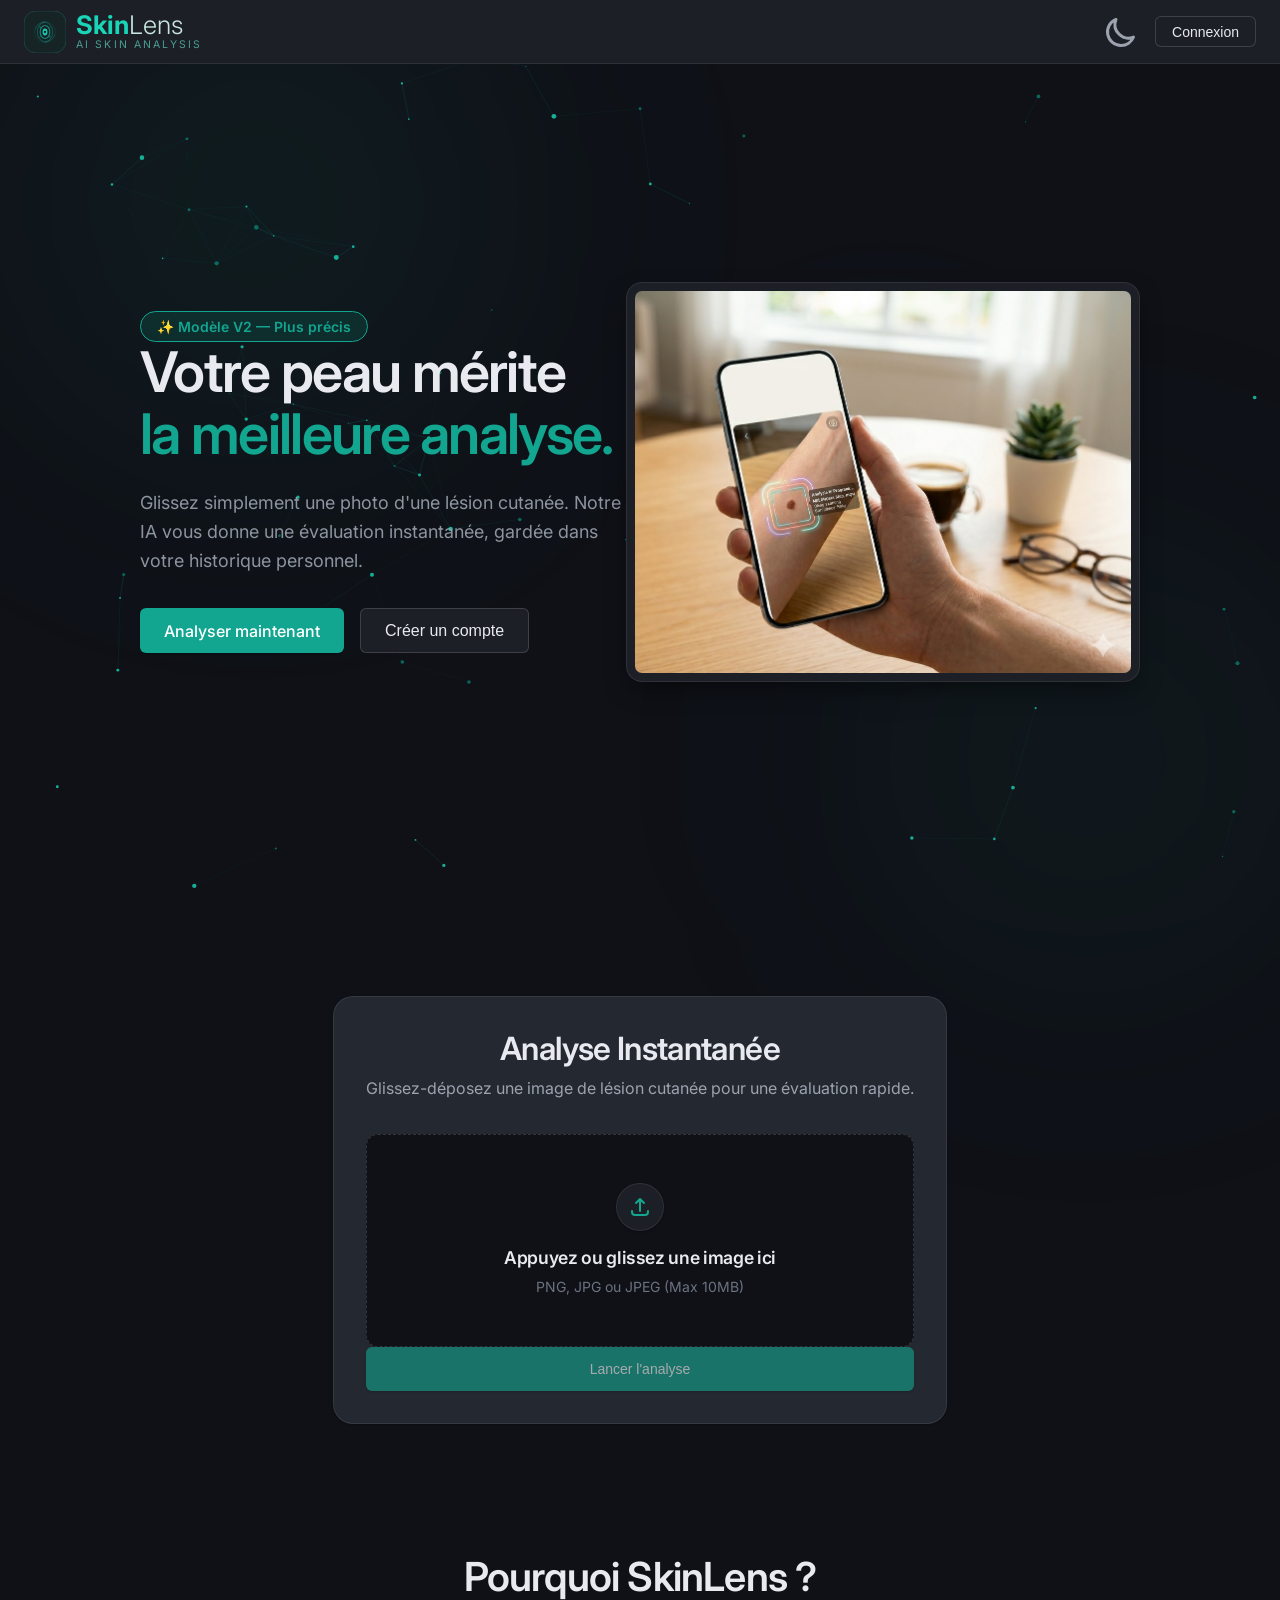
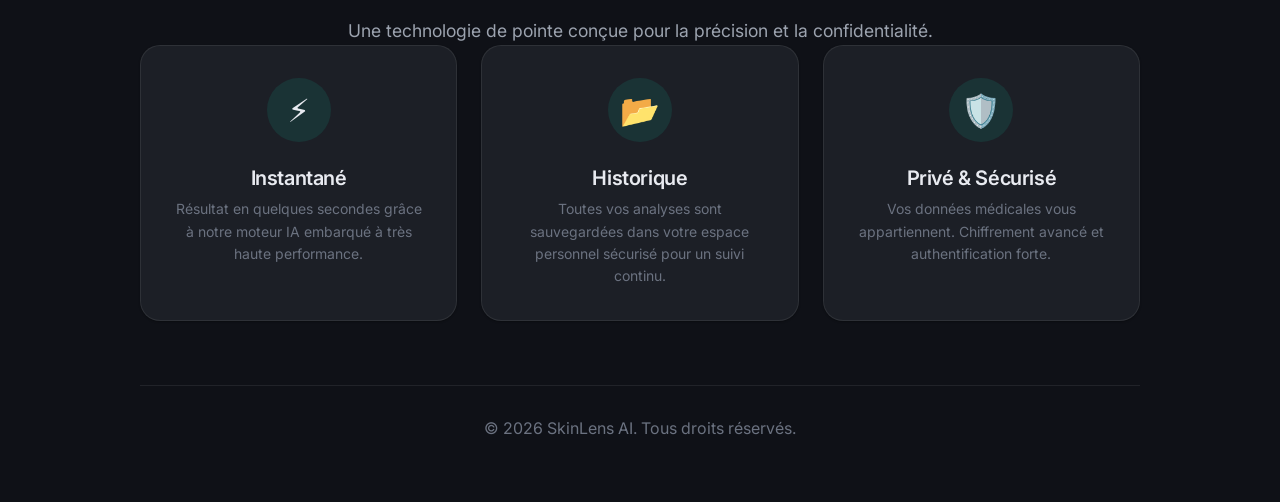
<file: frond-end/index.html>
<!DOCTYPE html>
<html lang="fr" data-theme="dark">
<head>
  <meta charset="UTF-8">
  <meta name="viewport" content="width=device-width, initial-scale=1.0">
  <title>Skin AI - Analyse Cutanée</title>
  <meta name="description" content="Analysez vos lésions cutanées instantanément grâce à l'IA.">
  <link rel="preconnect" href="https://fonts.googleapis.com">
  <link rel="preconnect" href="https://fonts.gstatic.com" crossorigin>
  <link href="https://fonts.googleapis.com/css2?family=Inter:wght@300;400;500;600;700&display=swap" rel="stylesheet">
  <link rel="stylesheet" href="css/main.css">
  <script>
    // Theme initialization
    const savedTheme = localStorage.getItem("skin_theme") || "dark";
    document.documentElement.setAttribute("data-theme", savedTheme);
  </script>
</head>
<body>

  <!-- Dynamic Background Canvas -->
  <canvas id="bg-canvas" style="position: fixed; top: 0; left: 0; width: 100%; height: 100%; z-index: -2; pointer-events: none;"></canvas>

  <nav class="navbar" style="justify-content: space-between;">
    <div class="flex items-center gap-4">
      <a href="#" class="nav-brand" style="display:flex; align-items:center; gap:10px; text-decoration:none;">
        <div class="logo-wrapper" style="display:flex;">
          <svg width="42" height="42" viewBox="0 0 52 52" fill="none" xmlns="http://www.w3.org/2000/svg" class="logo-light">
            <rect width="52" height="52" rx="15" fill="#0D7A6B"/>
            <ellipse cx="26" cy="26" rx="13" ry="13" stroke="white" stroke-width="0.8" fill="none" opacity="0.15"/>
            <ellipse cx="26" cy="26" rx="9.5" ry="12" stroke="white" stroke-width="1.2" fill="none" opacity="0.3"/>
            <ellipse cx="26" cy="26" rx="6" ry="8" stroke="white" stroke-width="1.4" fill="none" opacity="0.55"/>
            <ellipse cx="26" cy="26" rx="3" ry="4.2" fill="white" opacity="0.95"/>
            <circle cx="26" cy="26" r="1.4" fill="#0D7A6B"/>
            <circle cx="26" cy="26" r="0.6" fill="white"/>
            <path d="M14 22 Q17 15 26 13" stroke="white" stroke-width="0.9" stroke-linecap="round" fill="none" opacity="0.3"/>
            <path d="M38 30 Q35 37 26 39" stroke="white" stroke-width="0.9" stroke-linecap="round" fill="none" opacity="0.3"/>
            <circle cx="20" cy="20" r="1" fill="white" opacity="0.4"/>
            <circle cx="32" cy="32" r="1" fill="white" opacity="0.4"/>
            <circle cx="32" cy="20" r="0.7" fill="white" opacity="0.25"/>
            <circle cx="20" cy="32" r="0.7" fill="white" opacity="0.25"/>
          </svg>
          <svg width="42" height="42" viewBox="0 0 52 52" fill="none" xmlns="http://www.w3.org/2000/svg" class="logo-dark">
            <rect width="52" height="52" rx="15" fill="#0D2E28" stroke="#1AD4B8" stroke-width="0.7" opacity="0.35"/>
            <ellipse cx="26" cy="26" rx="13" ry="13" stroke="#1AD4B8" stroke-width="0.8" fill="none" opacity="0.15"/>
            <ellipse cx="26" cy="26" rx="9.5" ry="12" stroke="#1AD4B8" stroke-width="1.2" fill="none" opacity="0.3"/>
            <ellipse cx="26" cy="26" rx="6" ry="8" stroke="#1AD4B8" stroke-width="1.4" fill="none" opacity="0.55"/>
            <ellipse cx="26" cy="26" rx="3" ry="4.2" fill="#1AD4B8" opacity="0.95"/>
            <circle cx="26" cy="26" r="1.4" fill="#0B1014"/>
            <circle cx="26" cy="26" r="0.6" fill="#1AD4B8"/>
            <path d="M14 22 Q17 15 26 13" stroke="#1AD4B8" stroke-width="0.9" stroke-linecap="round" fill="none" opacity="0.3"/>
            <path d="M38 30 Q35 37 26 39" stroke="#1AD4B8" stroke-width="0.9" stroke-linecap="round" fill="none" opacity="0.3"/>
            <circle cx="20" cy="20" r="1" fill="#1AD4B8" opacity="0.4"/>
            <circle cx="32" cy="32" r="1" fill="#1AD4B8" opacity="0.4"/>
            <circle cx="32" cy="20" r="0.7" fill="#1AD4B8" opacity="0.25"/>
            <circle cx="20" cy="32" r="0.7" fill="#1AD4B8" opacity="0.25"/>
          </svg>
        </div>
        <div class="brand-text" style="display:flex; flex-direction:column; line-height:1; align-items:flex-start;">
          <div style="font-size:1.6rem;">
            <span class="brand-skin">Skin</span><span class="brand-lens">Lens</span>
          </div>
          <span class="brand-tagline">AI Skin Analysis</span>
        </div>
      </a>
    </div>

    <div class="nav-center hidden md-flex" style="gap: 2.5rem;">
      <a href="#home" class="nav-tab active">Accueil</a>
      <a href="#try-it" class="nav-tab">Analyser</a>
      <a href="#about" class="nav-tab">À propos</a>
    </div>

    <div class="nav-actions">
      <button id="theme-toggle" class="icon-btn" title="Changer le thème">
        <svg class="sun-icon hidden" fill="none" stroke="currentColor" viewBox="0 0 24 24"><path stroke-linecap="round" stroke-linejoin="round" stroke-width="2" d="M12 3v1m0 16v1m9-9h-1M4 12H3m15.364 6.364l-.707-.707M6.343 6.343l-.707-.707m12.728 0l-.707.707M6.343 17.657l-.707.707M16 12a4 4 0 11-8 0 4 4 0 018 0z"></path></svg>
        <svg class="moon-icon" fill="none" stroke="currentColor" viewBox="0 0 24 24"><path stroke-linecap="round" stroke-linejoin="round" stroke-width="2" d="M20.354 15.354A9 9 0 018.646 3.646 9.003 9.003 0 0012 21a9.003 9.003 0 008.354-5.646z"></path></svg>
      </button>
      <button id="nav-login-btn" class="btn btn-secondary" onclick="app.ui.toggleModal('login-modal')" style="padding: 0.4rem 1rem;">Connexion</button>
      <a id="nav-dash-btn" href="dashboard.html" class="btn btn-primary hidden" style="padding: 0.4rem 1rem;">Mon espace</a>
      <button id="nav-logout-btn" class="btn btn-secondary hidden" onclick="window.api.auth.logout(); location.reload();" style="padding: 0.4rem 1rem;">Déconnexion</button>
    </div>
  </nav>

  <div class="main-wrapper" style="margin-left: 0; padding-top: 2rem; flex-direction: column; align-items: center; width: 100%;">
    <section id="home" class="container" style="max-width: 1000px; margin: 0 auto; min-height: calc(100vh - 64px - 4rem); display: flex; align-items: center;">
      <div class="grid grid-cols-2 gap-8 items-center" style="display: grid; grid-template-columns: 1fr 1fr; width: 100%;">
        <div class="hero-content">
          <div class="badge mb-6" style="display: inline-block; padding: 0.4rem 1rem; border-radius: 999px; background: var(--accent-light); color: var(--accent-primary); border: 1px solid var(--accent-primary); font-size: 0.875rem; font-weight: 600;">
            <span class="status-badge">✨ Modèle V2 — Plus précis</span>
          </div>
          <h1 style="font-size: 3.5rem; line-height: 1.1; margin-bottom: 1.5rem; letter-spacing: -0.03em;">
            Votre peau mérite<br />
            <span style="color: var(--accent-primary);">la meilleure analyse.</span>
          </h1>
          <p class="mb-8 font-medium" style="font-size: 1.125rem; opacity: 0.9;">
            Glissez simplement une photo d'une lésion cutanée. Notre IA vous donne une évaluation instantanée, gardée dans votre historique personnel.
          </p>
          <div class="flex gap-4">
            <a href="#try-it" class="btn btn-primary" style="padding: 0.8rem 1.5rem; font-size: 1rem;">Analyser maintenant</a>
            <button class="btn btn-secondary" onclick="app.ui.toggleModal('register-modal')" style="padding: 0.8rem 1.5rem; font-size: 1rem;">Créer un compte</button>
          </div>
        </div>
        <div class="hero-image flex justify-center items-center">
          <div style="position: relative; width: 100%; aspect-ratio: 1; display: flex; justify-content: center; align-items: center;">
            <div style="position: absolute; inset: 10%; border-radius: 50%; background: radial-gradient(circle, var(--accent-light) 0%, transparent 70%); filter: blur(40px); animation: pulse-border 4s infinite alternate;"></div>
            <img src="img.png" alt="Aperçu analyse" class="preview-img"
              style="position: relative; z-index: 10; border:1px solid var(--border-subtle); max-height:400px; width:auto; border-radius:1rem; box-shadow: var(--shadow-lg); background: var(--bg-surface); padding: 0.5rem;" />
          </div>
        </div>
      </div>
    </section>

    <section id="try-it" class="container mt-8 mb-8" style="max-width: 720px; margin: 4rem auto; padding-top: 4rem;">
      <div class="upload-card">
        <div class="text-center mb-8">
          <h2 class="mb-2" style="font-size: 2rem;">Analyse Instantanée</h2>
          <p>Glissez-déposez une image de lésion cutanée pour une évaluation rapide.</p>
        </div>
        <div id="ai-drop-zone" class="drop-zone idle">
          <div class="upload-icon">
            <svg fill="none" stroke="currentColor" viewBox="0 0 24 24" stroke-width="2"><path stroke-linecap="round" stroke-linejoin="round" d="M4 16v1a3 3 0 003 3h10a3 3 0 003-3v-1m-4-8l-4-4m0 0L8 8m4-4v12"></path></svg>
          </div>
          <h3 class="mb-2" style="font-size: 1.1rem; color: var(--text-primary);">Appuyez ou glissez une image ici</h3>
          <p class="text-sm text-muted">PNG, JPG ou JPEG (Max 10MB)</p>
          <input type="file" id="ai-file-input" accept="image/*" class="hidden">
        </div>
        <img id="ai-preview" class="preview-img hidden w-full mt-4" alt="Prévisualisation" style="border-radius: var(--radius-md); max-height: 300px; object-fit: contain; border: 1px solid var(--border-subtle);">
        
        <div id="ai-progress-container" class="progress-container hidden mt-4" style="width: 100%; height: 8px; background: var(--bg-hover); border-radius: 4px; overflow: hidden;">
          <div id="ai-progress-bar" style="height: 100%; width: 0%; background: var(--accent-primary); transition: width 0.3s ease;"></div>
        </div>

        <button id="ai-btn-predict" class="btn btn-primary mt-6 w-full" style="padding: 0.875rem;" disabled>Lancer l'analyse</button>
        <div id="ai-result" class="result-card hidden"></div>
      </div>
    </section>

    <section id="about" class="container mt-8 mb-8" style="max-width: 1000px; margin: 4rem auto;">
      <div class="text-center mb-12">
        <h2 style="font-size: 2.5rem; margin-bottom: 1rem;">Pourquoi SkinLens ?</h2>
        <p style="font-size: 1.1rem;">Une technologie de pointe conçue pour la précision et la confidentialité.</p>
      </div>
      <div class="grid grid-cols-3 gap-6" style="display: grid; grid-template-columns: repeat(3, 1fr);">
        <div class="glass-card text-center" style="transition: transform 0.3s ease; cursor: default;" onmouseover="this.style.transform='translateY(-5px)'" onmouseout="this.style.transform='translateY(0)'">
          <div style="width: 64px; height: 64px; margin: 0 auto 1.5rem; border-radius: 50%; background: var(--accent-light); display: flex; align-items: center; justify-content: center; font-size: 2rem;">⚡</div>
          <h3 style="margin-bottom: 0.5rem;">Instantané</h3>
          <p class="text-sm text-muted">Résultat en quelques secondes grâce à notre moteur IA embarqué à très haute performance.</p>
        </div>
        <div class="glass-card text-center" style="transition: transform 0.3s ease; cursor: default;" onmouseover="this.style.transform='translateY(-5px)'" onmouseout="this.style.transform='translateY(0)'">
          <div style="width: 64px; height: 64px; margin: 0 auto 1.5rem; border-radius: 50%; background: var(--accent-light); display: flex; align-items: center; justify-content: center; font-size: 2rem;">📂</div>
          <h3 style="margin-bottom: 0.5rem;">Historique</h3>
          <p class="text-sm text-muted">Toutes vos analyses sont sauvegardées dans votre espace personnel sécurisé pour un suivi continu.</p>
        </div>
        <div class="glass-card text-center" style="transition: transform 0.3s ease; cursor: default;" onmouseover="this.style.transform='translateY(-5px)'" onmouseout="this.style.transform='translateY(0)'">
          <div style="width: 64px; height: 64px; margin: 0 auto 1.5rem; border-radius: 50%; background: var(--accent-light); display: flex; align-items: center; justify-content: center; font-size: 2rem;">🛡️</div>
          <h3 style="margin-bottom: 0.5rem;">Privé & Sécurisé</h3>
          <p class="text-sm text-muted">Vos données médicales vous appartiennent. Chiffrement avancé et authentification forte.</p>
        </div>
      </div>
    </section>

    <footer class="mt-12 text-center text-muted" style="padding: 2rem 0; border-top: 1px solid var(--border-subtle); max-width: 1000px; margin: 0 auto; width: 100%;">
      &copy; 2026 SkinLens AI. Tous droits réservés.
    </footer>
  </div>

  <!-- Login Modal -->
  <div id="login-modal" class="modal-overlay">
    <div class="modal-content relative">
      <button class="modal-close" onclick="app.ui.toggleModal('login-modal')">&times;</button>
      <h2 class="mb-4">Bon retour 👋</h2>
      <form id="login-form">
        <div class="input-group">
          <label class="input-label">Email</label>
          <input type="email" id="login-email" class="input-field" required>
        </div>
        <div class="input-group">
          <label class="input-label">Mot de passe</label>
          <input type="password" id="login-password" class="input-field" required>
        </div>
        <div id="login-error" class="mb-4 text-center text-sm" style="color:var(--danger);"></div>
        <button type="submit" class="btn btn-primary" style="width:100%;">Se connecter</button>
      </form>
      <p class="text-center mt-4 text-sm text-muted">
        Pas encore de compte ?
        <a href="#" onclick="app.ui.toggleModal('login-modal'); app.ui.toggleModal('register-modal');" style="color: var(--accent-primary); font-weight: 500;">S'inscrire</a>
      </p>
    </div>
  </div>

  <!-- Register Modal -->
  <div id="register-modal" class="modal-overlay">
    <div class="modal-content relative">
      <button class="modal-close" onclick="app.ui.toggleModal('register-modal')">&times;</button>
      <h2 class="mb-4">Créer un compte</h2>
      <form id="register-form">
        <div class="input-group">
          <label class="input-label">Email</label>
          <input type="email" id="reg-email" class="input-field" required>
        </div>
        <div class="input-group">
          <label class="input-label">Mot de passe</label>
          <input type="password" id="reg-password" class="input-field" required>
        </div>
        <div id="reg-error" class="mb-4 text-center text-sm" style="color:var(--danger);"></div>
        <button type="submit" class="btn btn-primary" style="width:100%;">S'inscrire</button>
      </form>
    </div>
  </div>

  <!-- Custom Alert Modal -->
  <div id="alert-modal" class="modal-overlay" style="z-index: 9999;">
    <div class="modal-content relative" style="max-width:400px; padding: 2rem; text-align: center;">
      <h3 id="alert-modal-title" class="mb-4" style="color:var(--text-primary);">Message</h3>
      <p id="alert-modal-message" class="text-sm text-muted mb-6"></p>
      <div class="flex justify-center">
        <button id="alert-modal-ok" class="btn btn-primary w-full">OK</button>
      </div>
    </div>
  </div>

  <!-- Background Animation Script -->
  <script>
    const canvas = document.getElementById('bg-canvas');
    const ctx = canvas.getContext('2d');
    let width, height, particles;

    function initCanvas() {
      width = canvas.width = window.innerWidth;
      height = canvas.height = window.innerHeight;
      particles = [];
      const numParticles = window.innerWidth < 768 ? 40 : 80;
      for (let i = 0; i < numParticles; i++) {
        particles.push({
          x: Math.random() * width,
          y: Math.random() * height,
          radius: Math.random() * 2 + 0.5,
          vx: (Math.random() - 0.5) * 0.4,
          vy: (Math.random() - 0.5) * 0.4,
          baseColor: Math.random() > 0.5 ? '26, 212, 184' : '13, 122, 107' // RGB for --brand-skin & --accent-primary
        });
      }
    }

    function animate() {
      requestAnimationFrame(animate);
      ctx.clearRect(0, 0, width, height);
      
      const theme = document.documentElement.getAttribute('data-theme');
      const isDark = theme === 'dark';
      
      for (let i = 0; i < particles.length; i++) {
        let p = particles[i];
        p.x += p.vx;
        p.y += p.vy;

        if (p.x < 0 || p.x > width) p.vx *= -1;
        if (p.y < 0 || p.y > height) p.vy *= -1;

        ctx.beginPath();
        ctx.arc(p.x, p.y, p.radius, 0, Math.PI * 2);
        ctx.fillStyle = `rgba(${p.baseColor}, ${isDark ? 0.8 : 0.4})`;
        ctx.fill();

        for (let j = i + 1; j < particles.length; j++) {
          let p2 = particles[j];
          let dist = Math.sqrt((p.x - p2.x)**2 + (p.y - p2.y)**2);
          if (dist < 120) {
            ctx.beginPath();
            ctx.moveTo(p.x, p.y);
            ctx.lineTo(p2.x, p2.y);
            ctx.strokeStyle = `rgba(${p.baseColor}, ${(1 - dist / 120) * (isDark ? 0.3 : 0.15)})`;
            ctx.lineWidth = 0.5;
            ctx.stroke();
          }
        }
      }
    }

    window.addEventListener('resize', initCanvas);
    initCanvas();
    animate();

    // Re-initialize canvas colors when theme changes if needed
    const observer = new MutationObserver((mutations) => {
      mutations.forEach((mutation) => {
        if (mutation.attributeName === 'data-theme') {
          // colors are dynamic based on isDark flag in animate
        }
      });
    });
    observer.observe(document.documentElement, { attributes: true });
  </script>

  <script src="js/api.js"></script>
  <script src="js/app.js"></script>
</body>
</html>
</file>
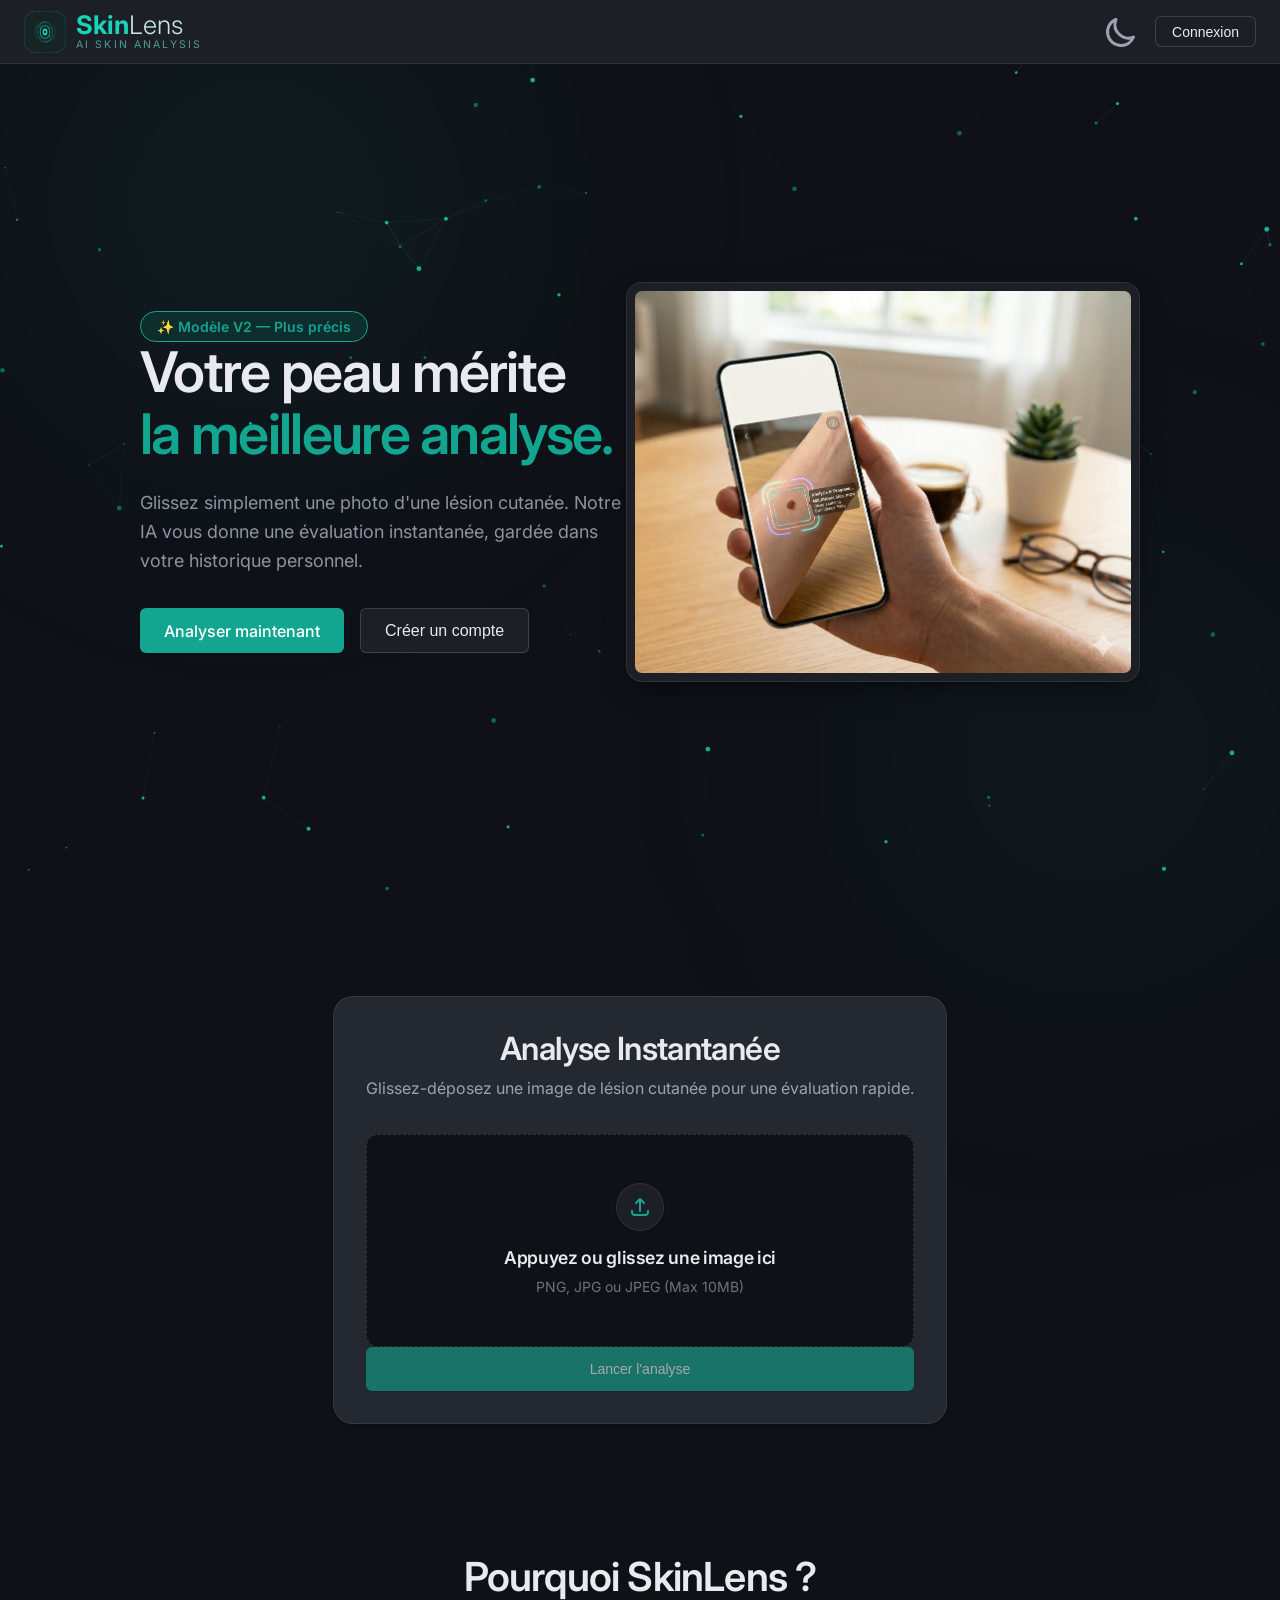
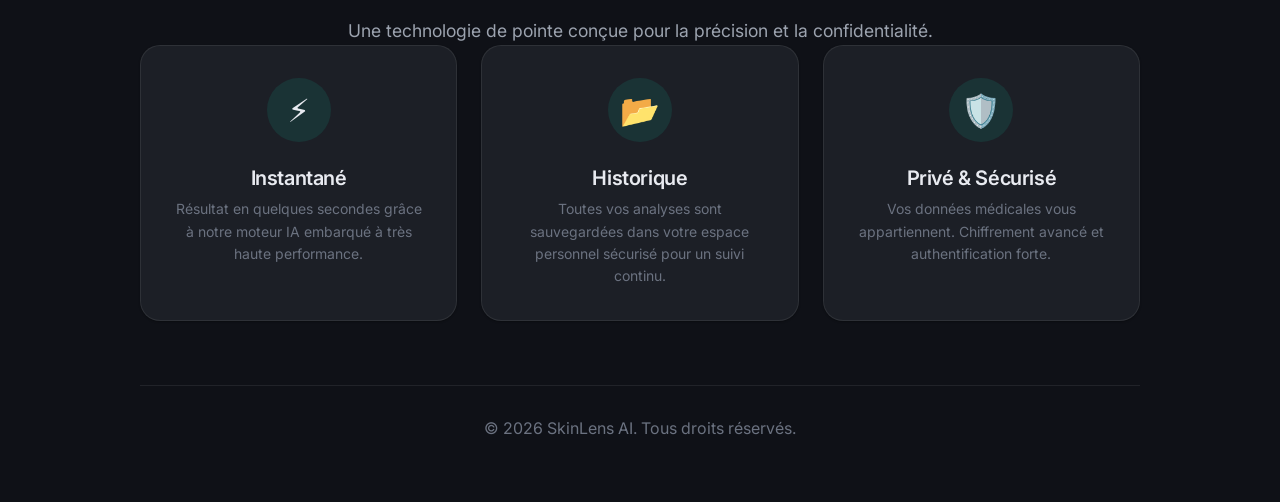
<file: frond-end/dashboard.html>
<!DOCTYPE html>
<html lang="fr" data-theme="light">
<head>
  <meta charset="UTF-8">
  <meta name="viewport" content="width=device-width, initial-scale=1.0">
  <title>Skin AI — Diagnostic & Chat</title>
  <link rel="stylesheet" href="css/main.css">
  <script>
    // Theme initialization
    const savedTheme = localStorage.getItem("skin_theme") || "light";
    document.documentElement.setAttribute("data-theme", savedTheme);
    
    // Auth check
    if (!localStorage.getItem("api_token")) {
      window.location.href = "index.html";
    }
  </script>
</head>
<body class="sidebar-closed">

  <!-- Dynamic Background Canvas -->
  <canvas id="bg-canvas" style="position: fixed; top: 0; left: 0; width: 100%; height: 100%; z-index: -2; pointer-events: none;"></canvas>

  <!-- ── Navbar ── -->
  <nav class="navbar">
    <div class="flex items-center gap-4">
      <button id="toggle-sidebar" class="icon-btn" title="Ouvrir l'historique">
        <svg fill="none" stroke="currentColor" viewBox="0 0 24 24" stroke-width="2"><path stroke-linecap="round" stroke-linejoin="round" d="M4 6h16M4 12h16M4 18h7"></path></svg>
      </button>
      <a href="#" class="nav-brand" style="display:flex; align-items:center; gap:10px; text-decoration:none;">
        <div class="logo-wrapper" style="display:flex;">
          <svg width="42" height="42" viewBox="0 0 52 52" fill="none" xmlns="http://www.w3.org/2000/svg" class="logo-light">
            <rect width="52" height="52" rx="15" fill="#0D7A6B"/>
            <ellipse cx="26" cy="26" rx="13" ry="13" stroke="white" stroke-width="0.8" fill="none" opacity="0.15"/>
            <ellipse cx="26" cy="26" rx="9.5" ry="12" stroke="white" stroke-width="1.2" fill="none" opacity="0.3"/>
            <ellipse cx="26" cy="26" rx="6" ry="8" stroke="white" stroke-width="1.4" fill="none" opacity="0.55"/>
            <ellipse cx="26" cy="26" rx="3" ry="4.2" fill="white" opacity="0.95"/>
            <circle cx="26" cy="26" r="1.4" fill="#0D7A6B"/>
            <circle cx="26" cy="26" r="0.6" fill="white"/>
            <path d="M14 22 Q17 15 26 13" stroke="white" stroke-width="0.9" stroke-linecap="round" fill="none" opacity="0.3"/>
            <path d="M38 30 Q35 37 26 39" stroke="white" stroke-width="0.9" stroke-linecap="round" fill="none" opacity="0.3"/>
            <circle cx="20" cy="20" r="1" fill="white" opacity="0.4"/>
            <circle cx="32" cy="32" r="1" fill="white" opacity="0.4"/>
            <circle cx="32" cy="20" r="0.7" fill="white" opacity="0.25"/>
            <circle cx="20" cy="32" r="0.7" fill="white" opacity="0.25"/>
          </svg>
          <svg width="42" height="42" viewBox="0 0 52 52" fill="none" xmlns="http://www.w3.org/2000/svg" class="logo-dark">
            <rect width="52" height="52" rx="15" fill="#0D2E28" stroke="#1AD4B8" stroke-width="0.7" opacity="0.35"/>
            <ellipse cx="26" cy="26" rx="13" ry="13" stroke="#1AD4B8" stroke-width="0.8" fill="none" opacity="0.15"/>
            <ellipse cx="26" cy="26" rx="9.5" ry="12" stroke="#1AD4B8" stroke-width="1.2" fill="none" opacity="0.3"/>
            <ellipse cx="26" cy="26" rx="6" ry="8" stroke="#1AD4B8" stroke-width="1.4" fill="none" opacity="0.55"/>
            <ellipse cx="26" cy="26" rx="3" ry="4.2" fill="#1AD4B8" opacity="0.95"/>
            <circle cx="26" cy="26" r="1.4" fill="#0B1014"/>
            <circle cx="26" cy="26" r="0.6" fill="#1AD4B8"/>
            <path d="M14 22 Q17 15 26 13" stroke="#1AD4B8" stroke-width="0.9" stroke-linecap="round" fill="none" opacity="0.3"/>
            <path d="M38 30 Q35 37 26 39" stroke="#1AD4B8" stroke-width="0.9" stroke-linecap="round" fill="none" opacity="0.3"/>
            <circle cx="20" cy="20" r="1" fill="#1AD4B8" opacity="0.4"/>
            <circle cx="32" cy="32" r="1" fill="#1AD4B8" opacity="0.4"/>
            <circle cx="32" cy="20" r="0.7" fill="#1AD4B8" opacity="0.25"/>
            <circle cx="20" cy="32" r="0.7" fill="#1AD4B8" opacity="0.25"/>
          </svg>
        </div>
        <div class="brand-text" style="display:flex; flex-direction:column; line-height:1; align-items:flex-start;">
          <div style="font-size:1.6rem;">
            <span class="brand-skin">Skin</span><span class="brand-lens">Lens</span>
          </div>
          <span class="brand-tagline">AI Skin Analysis</span>
        </div>
      </a>
    </div>

    <div class="nav-center">
      <button class="nav-tab active" data-target="analyze-section">Diagnostic</button>
      <button class="nav-tab" data-target="chat-section">Assistant Chat</button>
    </div>

    <div class="nav-actions">
      <button id="theme-toggle" class="icon-btn" title="Changer le thème">
        <svg class="sun-icon hidden" fill="none" stroke="currentColor" viewBox="0 0 24 24"><path stroke-linecap="round" stroke-linejoin="round" stroke-width="2" d="M12 3v1m0 16v1m9-9h-1M4 12H3m15.364 6.364l-.707-.707M6.343 6.343l-.707-.707m12.728 0l-.707.707M6.343 17.657l-.707.707M16 12a4 4 0 11-8 0 4 4 0 018 0z"></path></svg>
        <svg class="moon-icon" fill="none" stroke="currentColor" viewBox="0 0 24 24"><path stroke-linecap="round" stroke-linejoin="round" stroke-width="2" d="M20.354 15.354A9 9 0 018.646 3.646 9.003 9.003 0 0012 21a9.003 9.003 0 008.354-5.646z"></path></svg>
      </button>
      <button onclick="window.api.auth.logout(); window.location.href='index.html'" class="btn btn-secondary" style="padding: 0.4rem 1rem;">Déconnexion</button>
    </div>
  </nav>

  <!-- ── Sidebar (History) ── -->
  <aside id="sidebar" class="sidebar">
    <div class="sidebar-header flex justify-between items-center">
      <span>Historique</span>
      <button id="close-sidebar" class="icon-btn" style="width:28px;height:28px;">&times;</button>
    </div>
    <div class="sidebar-content" id="history-sidebar-content">
      <div class="text-center text-muted text-sm mt-8">Chargement de l'historique...</div>
    </div>
  </aside>

  <!-- ── Main App Layout ── -->
  <div class="main-wrapper">

    <!-- Section: Image Analysis -->
    <section id="analyze-section" class="section-container active">
      <div class="text-center mb-8">
        <h2>Analyse Dermatologique</h2>
        <p>Glissez-déposez une image de lésion cutanée pour un diagnostic instantané par l'IA.</p>
      </div>

      <div class="upload-card">
        <form id="upload-form">
          <div id="modal-drop-zone" class="drop-zone idle">
            <div class="upload-icon">
              <svg fill="none" stroke="currentColor" viewBox="0 0 24 24" stroke-width="2"><path stroke-linecap="round" stroke-linejoin="round" d="M4 16v1a3 3 0 003 3h10a3 3 0 003-3v-1m-4-8l-4-4m0 0L8 8m4-4v12"></path></svg>
            </div>
            <h3 class="mb-2" style="font-size: 1.1rem; color: var(--text-primary);">Sélectionnez une image</h3>
            <p class="text-sm text-muted">PNG, JPG ou JPEG (Max 10MB)</p>
            <input type="file" id="modal-file-input" accept="image/*" class="hidden" required>
          </div>
          
          <img id="modal-preview" class="hidden w-full mt-4" alt="Aperçu" style="border-radius: var(--radius-md); max-height: 300px; object-fit: contain; border: 1px solid var(--border-subtle);">

          <button type="submit" id="modal-submit-btn" class="btn btn-primary w-full mt-6" style="padding: 0.875rem;" disabled>
            Analyser l'image
          </button>
        </form>
      </div>

      <div id="modal-result" class="result-card hidden">
        <!-- Injected via JS -->
      </div>
    </section>

    <!-- Section: Chatbot -->
    <section id="chat-section" class="section-container">
      <div class="text-center mb-6">
        <h2>Assistant SkinBot</h2>
        <p>Posez vos questions sur la dermatologie ou discutez de vos analyses précédentes.</p>
      </div>

      <div class="chat-container">
        <div id="chat-messages" class="chat-messages">
          <div class="chat-bubble bot">
            Bonjour ! Je suis SkinBot. Je suis là pour répondre à vos questions et analyser vos résultats de diagnostic. Comment puis-je vous aider aujourd'hui ?<br><br>
            <span style="font-size:0.8rem; color: var(--danger);">⚠️ Rappel : Je ne remplace pas une consultation médicale.</span>
          </div>
        </div>
        <form id="chat-form" class="chat-input-area">
          <input type="text" id="chat-input" class="chat-input" placeholder="Écrivez votre message..." autocomplete="off" required>
          <button type="submit" class="btn btn-primary" style="padding: 0 1.25rem; border-radius: 999px;">
            <svg fill="none" stroke="currentColor" viewBox="0 0 24 24" stroke-width="2" style="width:20px;height:20px;"><path stroke-linecap="round" stroke-linejoin="round" d="M12 19l9 2-9-18-9 18 9-2zm0 0v-8"></path></svg>
          </button>
        </form>
        <div class="flex justify-between px-4 pb-2 pt-1" style="background: var(--bg-surface);">
          <button onclick="app.ui.saveChat()" class="btn btn-secondary text-xs" style="padding: 0.25rem 0.75rem; background: transparent; border-color: transparent;">💾 Sauvegarder</button>
          <button onclick="app.ui.downloadChat()" class="btn btn-secondary text-xs" style="padding: 0.25rem 0.75rem; background: transparent; border-color: transparent;">📥 Télécharger</button>
        </div>
      </div>
    </section>

  </div>

  <!-- Detail Modal for History -->
  <div id="detail-modal" class="modal-overlay">
    <div class="modal-content relative" style="max-width:520px;">
      <button class="modal-close" onclick="app.ui.toggleModal('detail-modal')">&times;</button>
      <div id="detail-content"></div>
    </div>
  </div>

  <!-- Custom Prompt Modal -->
  <div id="prompt-modal" class="modal-overlay">
    <div class="modal-content relative" style="max-width:400px; padding: 2rem;">
      <h3 id="prompt-modal-title" class="mb-4" style="color:var(--text-primary);">Titre</h3>
      <input type="text" id="prompt-modal-input" class="input-field mb-6" style="width:100%; border:1px solid var(--border-subtle); background:var(--bg-base); color:var(--text-primary); border-radius:var(--radius-sm); padding:0.75rem;">
      <div class="flex justify-end gap-3">
        <button id="prompt-modal-cancel" class="btn btn-secondary">Annuler</button>
        <button id="prompt-modal-confirm" class="btn btn-primary">Confirmer</button>
      </div>
    </div>
  </div>

  <!-- Custom Alert Modal -->
  <div id="alert-modal" class="modal-overlay" style="z-index: 9999;">
    <div class="modal-content relative" style="max-width:400px; padding: 2rem; text-align: center;">
      <h3 id="alert-modal-title" class="mb-4" style="color:var(--text-primary);">Message</h3>
      <p id="alert-modal-message" class="text-sm text-muted mb-6"></p>
      <div class="flex justify-center">
        <button id="alert-modal-ok" class="btn btn-primary w-full">OK</button>
      </div>
    </div>
  </div>

  <!-- Custom Confirm Modal -->
  <div id="confirm-modal" class="modal-overlay" style="z-index: 9999;">
    <div class="modal-content relative" style="max-width:400px; padding: 2rem; text-align: center;">
      <h3 id="confirm-modal-title" class="mb-4" style="color:var(--text-primary);">Confirmation</h3>
      <p id="confirm-modal-message" class="text-sm text-muted mb-6"></p>
      <div class="flex justify-center gap-3">
        <button id="confirm-modal-cancel" class="btn btn-secondary flex-1">Annuler</button>
        <button id="confirm-modal-ok" class="btn btn-primary flex-1">Confirmer</button>
      </div>
    </div>
  </div>

  <!-- Background Animation Script -->
  <script>
    const canvas = document.getElementById('bg-canvas');
    const ctx = canvas.getContext('2d');
    let width, height, particles;

    function initCanvas() {
      width = canvas.width = window.innerWidth;
      height = canvas.height = window.innerHeight;
      particles = [];
      const numParticles = window.innerWidth < 768 ? 40 : 80;
      for (let i = 0; i < numParticles; i++) {
        particles.push({
          x: Math.random() * width,
          y: Math.random() * height,
          radius: Math.random() * 2 + 0.5,
          vx: (Math.random() - 0.5) * 0.4,
          vy: (Math.random() - 0.5) * 0.4,
          baseColor: Math.random() > 0.5 ? '26, 212, 184' : '13, 122, 107' // RGB for --brand-skin & --accent-primary
        });
      }
    }

    function animate() {
      requestAnimationFrame(animate);
      ctx.clearRect(0, 0, width, height);
      
      const theme = document.documentElement.getAttribute('data-theme');
      const isDark = theme === 'dark';
      
      for (let i = 0; i < particles.length; i++) {
        let p = particles[i];
        p.x += p.vx;
        p.y += p.vy;

        if (p.x < 0 || p.x > width) p.vx *= -1;
        if (p.y < 0 || p.y > height) p.vy *= -1;

        ctx.beginPath();
        ctx.arc(p.x, p.y, p.radius, 0, Math.PI * 2);
        ctx.fillStyle = `rgba(${p.baseColor}, ${isDark ? 0.8 : 0.4})`;
        ctx.fill();

        for (let j = i + 1; j < particles.length; j++) {
          let p2 = particles[j];
          let dist = Math.sqrt((p.x - p2.x)**2 + (p.y - p2.y)**2);
          if (dist < 120) {
            ctx.beginPath();
            ctx.moveTo(p.x, p.y);
            ctx.lineTo(p2.x, p2.y);
            ctx.strokeStyle = `rgba(${p.baseColor}, ${(1 - dist / 120) * (isDark ? 0.3 : 0.15)})`;
            ctx.lineWidth = 0.5;
            ctx.stroke();
          }
        }
      }
    }

    window.addEventListener('resize', initCanvas);
    initCanvas();
    animate();

    // Re-initialize canvas colors when theme changes if needed
    const observer = new MutationObserver((mutations) => {
      mutations.forEach((mutation) => {
        if (mutation.attributeName === 'data-theme') {
          // colors are dynamic based on isDark flag in animate
        }
      });
    });
    observer.observe(document.documentElement, { attributes: true });
  </script>

  <!-- Scripts -->
  <script src="js/api.js"></script>
  <script src="js/app.js"></script>
</body>
</html>
</file>
<file: frond-end/css/main.css>
/* 
 * Skin AI — Premium Medical UI
 * Linear/Vercel Inspired Medical Design
 */

@import url('https://fonts.googleapis.com/css2?family=Inter:wght@300;400;500;600;700&display=swap');

:root {
  /* LIGHT THEME (Default) */
  --bg-base: #FAFAF9;
  --bg-surface: #FFFFFF;
  --bg-card: #FFFFFF;
  --bg-hover: #F3F4F6;
  
  --text-primary: #1A1A1A;
  --text-secondary: #6B7280;
  --text-muted: #9CA3AF;
  
  --accent-primary: #0D7A6B; /* Calm Teal */
  --accent-hover: #0A5D52;
  --accent-light: rgba(13, 122, 107, 0.1);
  --accent-secondary: #5D8C7B; /* Muted Sage */
  
  --brand-skin: #0A5E52;
  --brand-lens: #1C2E2B;
  --brand-tagline: #5D8C7B;
  
  --border-subtle: rgba(0, 0, 0, 0.08);
  --border-strong: rgba(0, 0, 0, 0.15);
  
  --success: #10B981;
  --success-bg: rgba(16, 185, 129, 0.1);
  --warning: #F59E0B;
  --warning-bg: rgba(245, 158, 11, 0.1);
  --danger: #E17070; /* Muted Rose */
  --danger-bg: rgba(225, 112, 112, 0.1);
  
  --shadow-sm: 0 1px 2px rgba(0, 0, 0, 0.04);
  --shadow-md: 0 4px 6px -1px rgba(0, 0, 0, 0.05), 0 2px 4px -1px rgba(0, 0, 0, 0.03);
  --shadow-lg: 0 10px 15px -3px rgba(0, 0, 0, 0.05), 0 4px 6px -2px rgba(0, 0, 0, 0.03);
  --shadow-glow: 0 0 20px rgba(13, 122, 107, 0.15);
  
  --font-main: 'Inter', system-ui, -apple-system, sans-serif;
  --radius-sm: 6px;
  --radius-md: 12px;
  --radius-lg: 20px;
}

[data-theme="dark"] {
  --bg-base: #0F1117;
  --bg-surface: #1C1F26;
  --bg-card: #242830;
  --bg-hover: #2D333B;
  
  --text-primary: #E8EAF0;
  --text-secondary: #9CA3AF;
  --text-muted: #6B7280;
  
  --accent-primary: #12A590; /* Brighter Teal for dark mode */
  --accent-hover: #15C2AA;
  --accent-light: rgba(18, 165, 144, 0.15);
  --accent-secondary: #74A895;

  --brand-skin: #1AD4B8;
  --brand-lens: #C8E6E0;
  --brand-tagline: #4A9E93;
  
  --border-subtle: rgba(255, 255, 255, 0.08);
  --border-strong: rgba(255, 255, 255, 0.15);
  
  --success: #34D399;
  --success-bg: rgba(52, 211, 153, 0.15);
  --danger: #F87171;
  --danger-bg: rgba(248, 113, 113, 0.15);

  --shadow-sm: 0 1px 2px rgba(0, 0, 0, 0.3);
  --shadow-md: 0 4px 6px -1px rgba(0, 0, 0, 0.4);
  --shadow-lg: 0 10px 25px -5px rgba(0, 0, 0, 0.5);
  --shadow-glow: 0 0 20px rgba(18, 165, 144, 0.2);
}

/* ── Reset & Base ── */
*, *::before, *::after { margin: 0; padding: 0; box-sizing: border-box; }

html {
  font-family: var(--font-main);
  background-color: var(--bg-base);
  color: var(--text-primary);
  scroll-behavior: smooth;
  transition: background-color 0.3s ease, color 0.3s ease;
}

body {
  min-height: 100vh;
  display: flex;
  flex-direction: column;
  overflow-x: hidden;
  position: relative;
}

/* Ambient Background Glow Effect */
body::before, body::after {
  content: '';
  position: fixed;
  border-radius: 50%;
  pointer-events: none;
  z-index: -1;
  filter: blur(120px);
  animation: floatAmbient 25s infinite alternate ease-in-out;
}

body::before {
  top: -20vh;
  left: -10vw;
  width: 60vw;
  height: 60vw;
  background: radial-gradient(circle, var(--accent-light) 0%, transparent 70%);
}

body::after {
  bottom: -20vh;
  right: -10vw;
  width: 50vw;
  height: 50vw;
  background: radial-gradient(circle, rgba(26, 212, 184, 0.04) 0%, transparent 70%);
  animation-delay: -12.5s;
  animation-duration: 30s;
}

[data-theme="dark"] body::before, .dark body::before {
  background: radial-gradient(circle, rgba(26, 212, 184, 0.08) 0%, transparent 70%);
}
[data-theme="dark"] body::after, .dark body::after {
  background: radial-gradient(circle, rgba(13, 122, 107, 0.12) 0%, transparent 70%);
}

@keyframes floatAmbient {
  0% { transform: translate(0, 0) scale(1); opacity: 0.5; }
  33% { transform: translate(5vw, 5vh) scale(1.1); opacity: 0.7; }
  66% { transform: translate(-3vw, 8vh) scale(0.95); opacity: 0.6; }
  100% { transform: translate(-5vw, -5vh) scale(1.05); opacity: 0.8; }
}

/* ── Typography ── */
h1, h2, h3, h4 {
  font-weight: 600;
  letter-spacing: -0.02em;
  color: var(--text-primary);
}
h1 { font-size: 2.5rem; line-height: 1.1; }
h2 { font-size: 1.75rem; }
h3 { font-size: 1.25rem; }
p { line-height: 1.6; color: var(--text-secondary); }

a { color: var(--accent-primary); text-decoration: none; transition: color 0.2s; }
a:hover { color: var(--accent-hover); }

/* ── Utilities ── */
.flex { display: flex; }
.flex-col { flex-direction: column; }
.items-center { align-items: center; }
.justify-between { justify-content: space-between; }
.justify-center { justify-content: center; }
.gap-2 { gap: 0.5rem; }
.gap-4 { gap: 1rem; }
.gap-6 { gap: 1.5rem; }
.w-full { width: 100%; }
.h-full { height: 100%; }
.text-center { text-align: center; }
.text-sm { font-size: 0.875rem; }
.text-xs { font-size: 0.75rem; }
.text-muted { color: var(--text-muted); }
.hidden { display: none !important; }
.relative { position: relative; }
.mt-4 { margin-top: 1rem; }
.mt-8 { margin-top: 2rem; }
.mb-2 { margin-bottom: 0.5rem; }
.mb-4 { margin-bottom: 1rem; }
.mb-8 { margin-bottom: 2rem; }

/* ── Layout ── */
.app-container {
  display: flex;
  height: 100vh;
  overflow: hidden;
}

/* ── Navbar ── */
.navbar {
  position: fixed;
  top: 0; left: 0; right: 0;
  height: 64px;
  background: rgba(var(--bg-surface-rgb), 0.8);
  background-color: var(--bg-surface);
  backdrop-filter: blur(12px);
  border-bottom: 1px solid var(--border-subtle);
  display: flex;
  align-items: center;
  justify-content: space-between;
  padding: 0 1.5rem;
  z-index: 40;
  transition: all 0.3s ease;
}

.nav-brand {
  font-size: 1.25rem;
  display: flex;
  align-items: center;
  gap: 0.5rem;
  color: var(--text-primary);
}

.brand-skin { font-weight: 700; color: var(--brand-skin); }
.brand-lens { font-weight: 300; color: var(--brand-lens); }
.brand-tagline { 
  font-size: 10.5px; 
  letter-spacing: 0.2em; 
  color: var(--brand-tagline); 
  text-transform: uppercase; 
  margin-top: 2px; 
}
.logo-dark { display: none; }
[data-theme="dark"] .logo-light, .dark .logo-light { display: none !important; }
[data-theme="dark"] .logo-dark, .dark .logo-dark { display: block !important; }

.nav-center {
  display: flex;
  gap: 2rem;
  position: absolute;
  left: 50%;
  transform: translateX(-50%);
}

.nav-tab {
  background: none; border: none;
  font-size: 0.95rem; font-weight: 500;
  color: var(--text-secondary);
  cursor: pointer;
  padding: 0.5rem 0;
  position: relative;
  transition: color 0.2s;
}
.nav-tab:hover { color: var(--text-primary); }
.nav-tab.active { color: var(--text-primary); }
.nav-tab.active::after {
  content: ''; position: absolute;
  bottom: -4px; left: 0; width: 100%; height: 2px;
  background: var(--accent-primary);
  border-radius: 2px;
}

.nav-actions { display: flex; align-items: center; gap: 1rem; }

.icon-btn {
  background: none; border: none;
  color: var(--text-secondary);
  cursor: pointer;
  width: 36px; height: 36px;
  border-radius: 50%;
  display: flex; align-items: center; justify-content: center;
  transition: all 0.2s;
}
.icon-btn:hover {
  background: var(--bg-hover);
  color: var(--text-primary);
}

/* ── Sidebar ── */
.sidebar {
  position: fixed;
  top: 64px; left: 0; bottom: 0;
  width: 280px;
  background: var(--bg-surface);
  border-right: 1px solid var(--border-subtle);
  transform: translateX(-100%);
  transition: transform 0.3s cubic-bezier(0.4, 0, 0.2, 1);
  z-index: 30;
  display: flex;
  flex-direction: column;
}
.sidebar.open { transform: translateX(0); }

.sidebar-header {
  padding: 1.5rem 1.5rem 0.5rem;
  font-size: 0.75rem;
  font-weight: 600;
  text-transform: uppercase;
  color: var(--text-muted);
  letter-spacing: 0.05em;
}

.sidebar-content {
  flex: 1;
  overflow-y: auto;
  padding: 0.5rem 1rem 1.5rem;
  display: flex;
  flex-direction: column;
  gap: 0.25rem;
}

.history-item {
  display: flex;
  align-items: center;
  gap: 0.75rem;
  padding: 0.75rem;
  border-radius: var(--radius-sm);
  cursor: pointer;
  transition: background 0.2s;
  animation: slideInLeft 0.3s cubic-bezier(0.4, 0, 0.2, 1) backwards;
}
.history-item:hover { background: var(--bg-hover); }

.history-icon {
  width: 32px; height: 32px;
  border-radius: var(--radius-sm);
  object-fit: cover;
  background: var(--bg-hover);
  display: flex; align-items: center; justify-content: center;
  font-size: 1rem;
}

.history-info { flex: 1; overflow: hidden; }
.history-title {
  font-size: 0.875rem; font-weight: 500;
  white-space: nowrap; overflow: hidden; text-overflow: ellipsis;
  color: var(--text-primary);
}
.history-date { font-size: 0.75rem; color: var(--text-muted); }

/* ── Main Content Area ── */
.main-wrapper {
  flex: 1;
  margin-top: 64px;
  padding: 2rem;
  transition: margin-left 0.3s cubic-bezier(0.4, 0, 0.2, 1);
  display: flex;
  justify-content: center;
  overflow-y: auto;
}
/* When sidebar is open on desktop */
@media (min-width: 769px) {
  body.sidebar-open .main-wrapper { margin-left: 280px; }
}

.section-container {
  width: 100%;
  max-width: 720px;
  display: none;
  animation: fadeSlideUp 0.4s cubic-bezier(0.4, 0, 0.2, 1) backwards;
}
.section-container.active { display: block; }

/* ── Upload Zone ── */
.upload-card {
  background: var(--bg-card);
  border: 1px solid var(--border-subtle);
  border-radius: var(--radius-lg);
  padding: 2rem;
  box-shadow: var(--shadow-sm);
}

.drop-zone {
  border: 1.5px dashed var(--border-strong);
  border-radius: var(--radius-md);
  padding: 3rem 2rem;
  text-align: center;
  cursor: pointer;
  transition: all 0.3s ease;
  background: var(--bg-base);
  position: relative;
}
.drop-zone:hover, .drop-zone.dragover {
  border-color: var(--accent-primary);
  background: var(--accent-light);
  transform: scale(1.01);
}
.drop-zone.idle {
  animation: pulse-border 3s infinite;
}

.upload-icon {
  width: 48px; height: 48px;
  background: var(--bg-surface);
  border: 1px solid var(--border-subtle);
  border-radius: 50%;
  display: flex; align-items: center; justify-content: center;
  margin: 0 auto 1rem;
  color: var(--accent-primary);
  box-shadow: var(--shadow-sm);
}
.upload-icon svg { width: 24px; height: 24px; }

/* ── Buttons ── */
.btn {
  display: inline-flex; align-items: center; justify-content: center;
  padding: 0.6rem 1.25rem;
  border-radius: var(--radius-sm);
  font-weight: 500; font-size: 0.875rem;
  cursor: pointer; border: none;
  transition: all 0.2s;
  gap: 0.5rem;
}
.btn:active { transform: scale(0.97); }

.btn-primary {
  background: var(--accent-primary);
  color: #FFFFFF;
  box-shadow: var(--shadow-sm);
}
.btn-primary:hover {
  background: var(--accent-hover);
  box-shadow: var(--shadow-md);
}
.btn-primary:disabled { opacity: 0.6; cursor: not-allowed; transform: none; }

.btn-secondary {
  background: var(--bg-surface);
  color: var(--text-primary);
  border: 1px solid var(--border-strong);
}
.btn-secondary:hover { background: var(--bg-hover); }

/* ── Result Card ── */
.result-card {
  margin-top: 1.5rem;
  background: var(--bg-card);
  border: 1px solid var(--border-subtle);
  border-radius: var(--radius-md);
  padding: 1.5rem;
  box-shadow: var(--shadow-md);
  animation: fadeSlideUp 0.4s cubic-bezier(0.4, 0, 0.2, 1) backwards;
}
.result-header {
  display: flex; justify-content: space-between; align-items: flex-start;
}
.disease-name { font-size: 1.5rem; font-weight: 600; color: var(--text-primary); }
.confidence-badge {
  background: var(--accent-light); color: var(--accent-primary);
  padding: 0.25rem 0.75rem; border-radius: 999px;
  font-size: 0.75rem; font-weight: 600;
}

/* ── Chatbot ── */
.chat-container {
  display: flex; flex-direction: column;
  height: calc(100vh - 64px - 4rem);
  background: var(--bg-card);
  border: 1px solid var(--border-subtle);
  border-radius: var(--radius-lg);
  overflow: hidden;
  box-shadow: var(--shadow-sm);
}
.chat-messages {
  flex: 1; overflow-y: auto;
  padding: 1.5rem;
  display: flex; flex-direction: column; gap: 1rem;
}
.chat-bubble {
  max-width: 80%; padding: 0.875rem 1.25rem;
  border-radius: var(--radius-md);
  font-size: 0.95rem; line-height: 1.5;
  animation: popIn 0.3s cubic-bezier(0.4, 0, 0.2, 1) backwards;
}
.chat-bubble.user {
  align-self: flex-end;
  background: var(--accent-primary); color: #FFFFFF;
  border-bottom-right-radius: 4px;
}
.chat-bubble.bot {
  align-self: flex-start;
  background: var(--bg-hover); color: var(--text-primary);
  border: 1px solid var(--border-subtle);
  border-bottom-left-radius: 4px;
}
.chat-input-area {
  padding: 1rem;
  background: var(--bg-surface);
  border-top: 1px solid var(--border-subtle);
  display: flex; gap: 0.5rem;
}
.chat-input {
  flex: 1;
  background: var(--bg-base);
  border: 1px solid var(--border-strong);
  border-radius: 999px;
  padding: 0.75rem 1.25rem;
  color: var(--text-primary);
  font-family: var(--font-main);
  outline: none;
  transition: border-color 0.2s;
}
.chat-input:focus { border-color: var(--accent-primary); }

/* ── Animations ── */
@keyframes fadeSlideUp {
  0% { opacity: 0; transform: translateY(20px); }
  100% { opacity: 1; transform: translateY(0); }
}
@keyframes popIn {
  0% { opacity: 0; transform: scale(0.95) translateY(10px); }
  100% { opacity: 1; transform: scale(1) translateY(0); }
}
@keyframes slideInLeft {
  0% { opacity: 0; transform: translateX(-15px); }
  100% { opacity: 1; transform: translateX(0); }
}
@keyframes pulse-border {
  0% { border-color: var(--border-strong); }
  50% { border-color: var(--accent-primary); }
  100% { border-color: var(--border-strong); }
}

/* Spinner */
.spinner {
  width: 24px; height: 24px;
  border: 3px solid var(--border-subtle);
  border-top-color: var(--accent-primary);
  border-radius: 50%;
  animation: spin 1s cubic-bezier(0.4, 0, 0.2, 1) infinite;
}
@keyframes spin { to { transform: rotate(360deg); } }

/* ── Forms (Login/Register modals) ── */
.input-group { margin-bottom: 1rem; }
.input-label {
  display: block; font-size: 0.875rem; color: var(--text-secondary); margin-bottom: 0.5rem; font-weight: 500;
}
.input-field {
  width: 100%; padding: 0.75rem 1rem;
  background: var(--bg-base); border: 1px solid var(--border-strong);
  border-radius: var(--radius-sm); color: var(--text-primary); outline: none; transition: 0.2s;
}
.input-field:focus { border-color: var(--accent-primary); box-shadow: 0 0 0 2px var(--accent-light); }

.modal-overlay {
  position: fixed; inset: 0; background: rgba(0,0,0,0.5); backdrop-filter: blur(4px);
  z-index: 100; display: flex; align-items: center; justify-content: center;
  opacity: 0; visibility: hidden; transition: 0.3s;
}
.modal-overlay.active { opacity: 1; visibility: visible; }
.modal-content {
  background: var(--bg-surface); border: 1px solid var(--border-subtle);
  border-radius: var(--radius-lg); padding: 2rem; width: 100%; max-width: 400px;
  transform: translateY(20px) scale(0.95); transition: 0.3s; box-shadow: var(--shadow-lg);
}
.modal-overlay.active .modal-content { transform: translateY(0) scale(1); }
.modal-close {
  position: absolute; top: 1rem; right: 1rem; background: none; border: none;
  font-size: 1.5rem; color: var(--text-muted); cursor: pointer; transition: 0.2s;
}
.modal-close:hover { color: var(--danger); }

/* Landing specifics to preserve index.html */
.hero { padding: 4rem 0; }
.glass-card { background: var(--bg-surface); padding: 2rem; border-radius: var(--radius-lg); box-shadow: var(--shadow-sm); border: 1px solid var(--border-subtle); }
</file>
